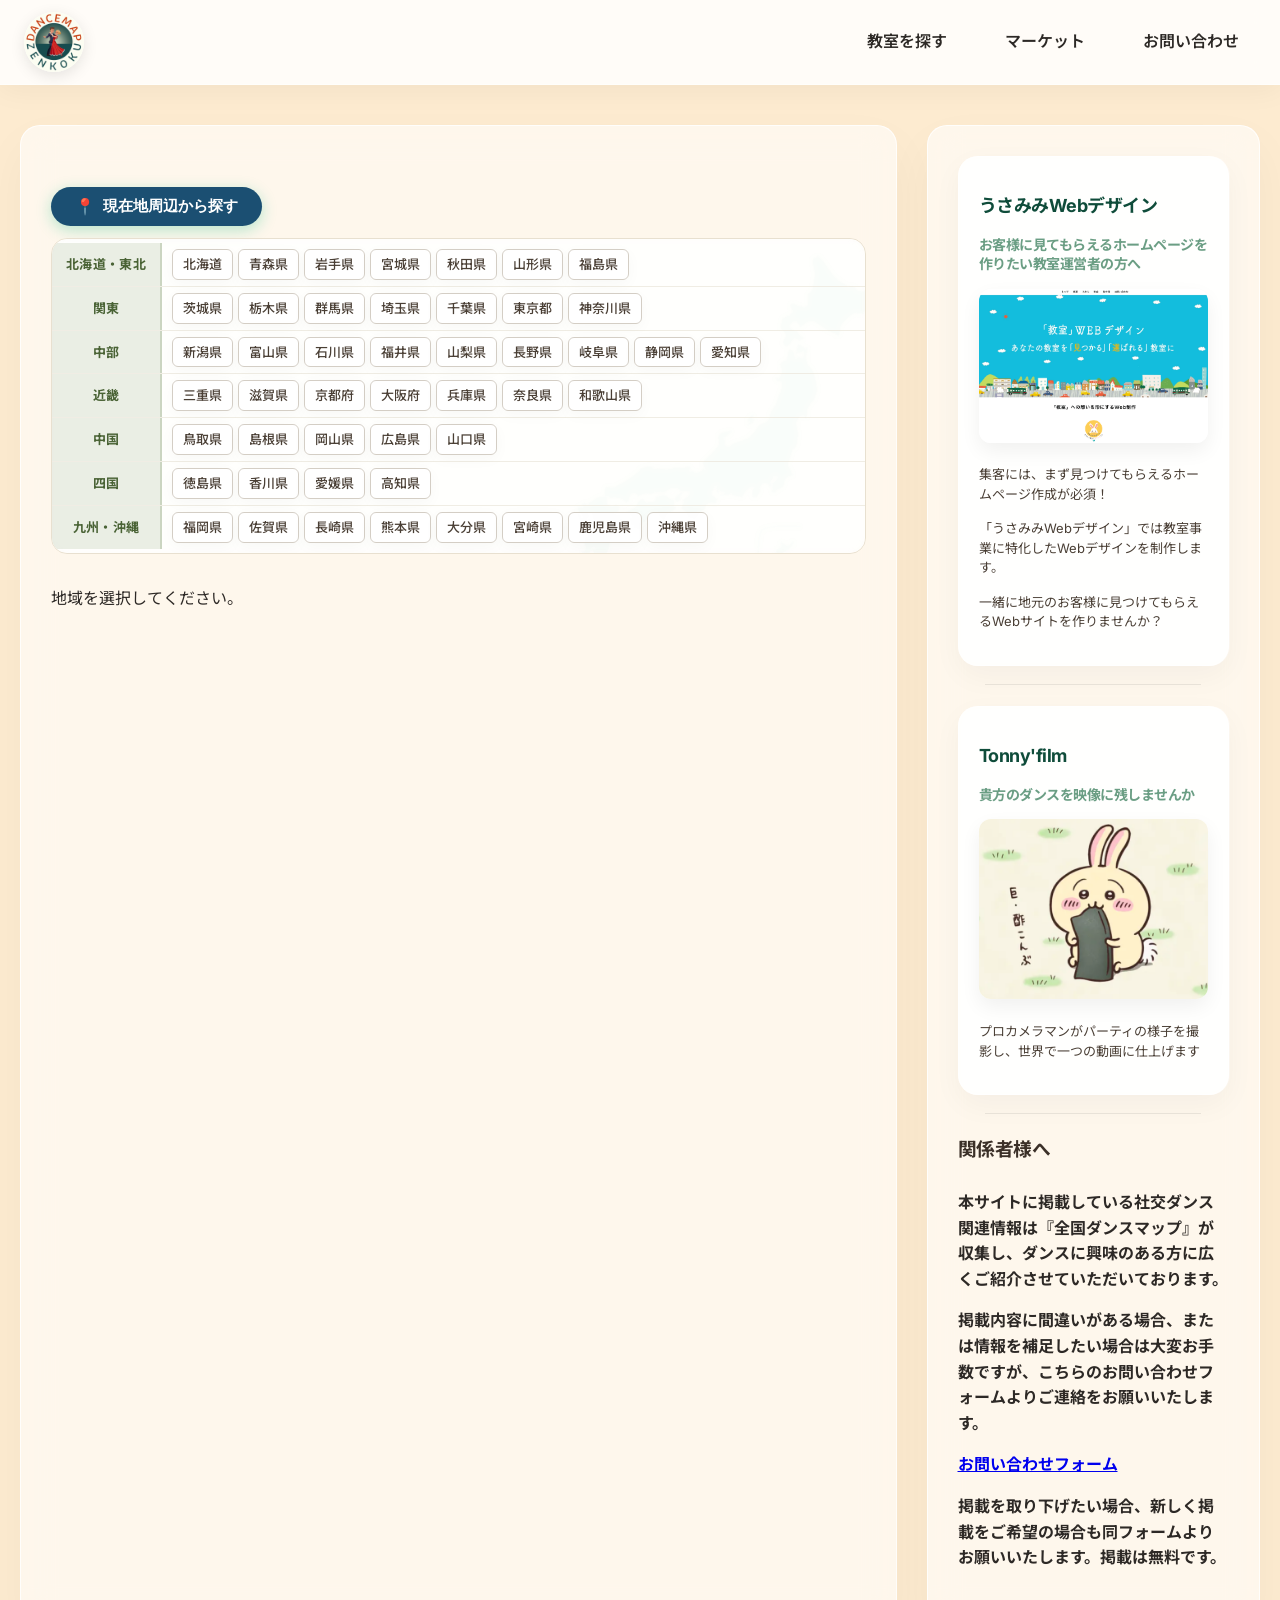
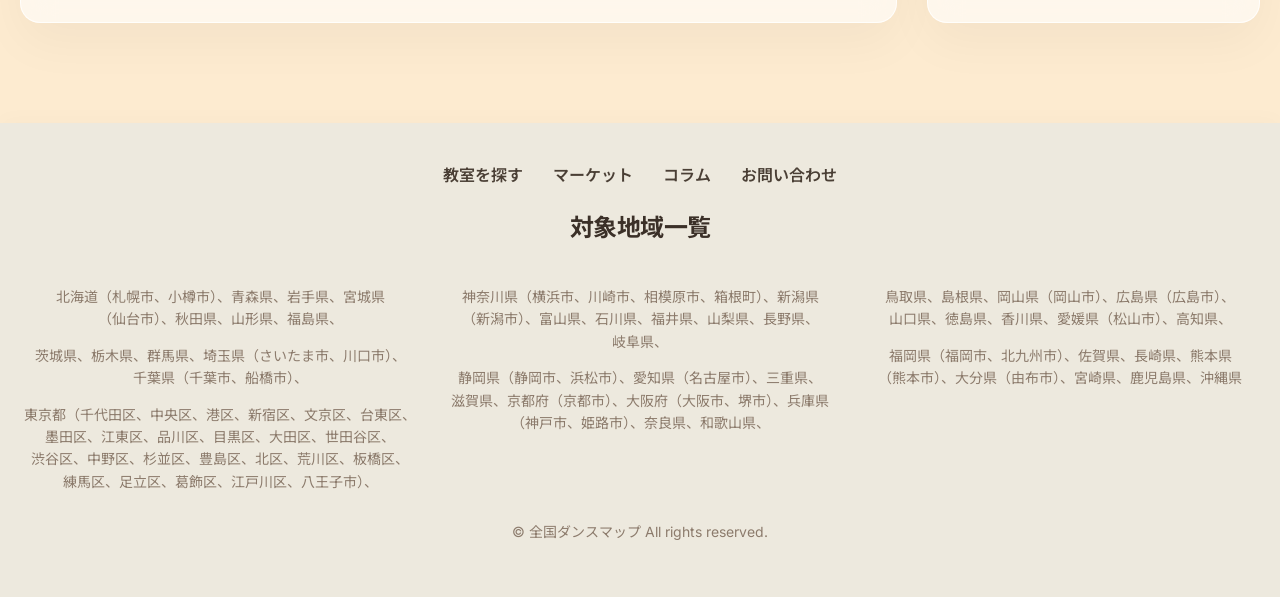
<file: index.html>
<!DOCTYPE html>
<html lang="ja">

<head>
  <meta charset="UTF-8" />
  <meta name="viewport" content="width=device-width, initial-scale=1.0" />
  <title>全国ダンスマップ</title>
  <!-- styles.css は css/styles.css として下で読み込み済み -->
  <link rel="preconnect" href="https://fonts.googleapis.com" />
  <link rel="preconnect" href="https://fonts.gstatic.com" crossorigin />
  <link href="https://fonts.googleapis.com/css2?family=Kiwi+Maru&family=Noto+Sans+JP:wght@400;700&display=swap"
    rel="stylesheet" />
  <link rel="stylesheet" href="css/styles.css" />
</head>


<body>
  <div class="container"></div>
  <header class="site-header">
    <div class="logo">
      <a href="index.html">
        <img src="images/dancemaplogo.png" alt="Dance Map Logo"
          class="logo-img animate__animated animate__pulse animate__infinite animate__slow">
      </a>
    </div>
    <nav>
      <ul>
        <li>
          <a href="index.html" data-tooltip="全国のダンス教室・練習場・ダンス用品店などを探せます">教室を探す</a>
        </li>
        <li>
          <a href="market.html" data-tooltip="社交ダンス衣装・用品のマーケットプレイス">マーケット</a>
        </li>
        <li>
          <a href="contact.html" data-tooltip="お問い合わせはこちら">お問い合わせ</a>
        </li>
      </ul>
    </nav>
  </header>

  <main class="main-column">
    <div class="left-column">

      <div id="classroom-map">
        <div id="selected-prefecture-label" class="highlight-label">地図または地域から選択してください</div>

        <div class="map-section">
          <button id="find-nearby-btn" class="find-nearby-btn">
            <span class="icon">📍</span> 現在地周辺から探す
          </button>
        </div>

        <!-- PC版：楽天トラベル風 地方ラベル＋都道府県横並びリスト＋右側地図 -->
        <div class="map-list-layout pc-only">
          <div class="map-list-left">

            <div class="region-row">
              <div class="region-row-label">北海道・東北</div>
              <div class="region-row-prefs">
                <span class="prefecture-item" data-id="hokkaido">北海道</span>
                <span class="prefecture-item" data-id="aomori">青森県</span>
                <span class="prefecture-item" data-id="iwate">岩手県</span>
                <span class="prefecture-item" data-id="miyagi">宮城県</span>
                <span class="prefecture-item" data-id="akita">秋田県</span>
                <span class="prefecture-item" data-id="yamagata">山形県</span>
                <span class="prefecture-item" data-id="fukushima">福島県</span>
              </div>
            </div>

            <div class="region-row">
              <div class="region-row-label">関東</div>
              <div class="region-row-prefs">
                <span class="prefecture-item" data-id="ibaraki">茨城県</span>
                <span class="prefecture-item" data-id="tochigi">栃木県</span>
                <span class="prefecture-item" data-id="gunma">群馬県</span>
                <span class="prefecture-item" data-id="saitama">埼玉県</span>
                <span class="prefecture-item" data-id="chiba">千葉県</span>
                <span class="prefecture-item" data-id="tokyo">東京都</span>
                <span class="prefecture-item" data-id="kanagawa">神奈川県</span>
              </div>
            </div>

            <div class="region-row">
              <div class="region-row-label">中部</div>
              <div class="region-row-prefs">
                <span class="prefecture-item" data-id="niigata">新潟県</span>
                <span class="prefecture-item" data-id="toyama">富山県</span>
                <span class="prefecture-item" data-id="ishikawa">石川県</span>
                <span class="prefecture-item" data-id="fukui">福井県</span>
                <span class="prefecture-item" data-id="yamanashi">山梨県</span>
                <span class="prefecture-item" data-id="nagano">長野県</span>
                <span class="prefecture-item" data-id="gifu">岐阜県</span>
                <span class="prefecture-item" data-id="shizuoka">静岡県</span>
                <span class="prefecture-item" data-id="aichi">愛知県</span>
              </div>
            </div>

            <div class="region-row">
              <div class="region-row-label">近畿</div>
              <div class="region-row-prefs">
                <span class="prefecture-item" data-id="mie">三重県</span>
                <span class="prefecture-item" data-id="shiga">滋賀県</span>
                <span class="prefecture-item" data-id="kyoto">京都府</span>
                <span class="prefecture-item" data-id="osaka">大阪府</span>
                <span class="prefecture-item" data-id="hyogo">兵庫県</span>
                <span class="prefecture-item" data-id="nara">奈良県</span>
                <span class="prefecture-item" data-id="wakayama">和歌山県</span>
              </div>
            </div>

            <div class="region-row">
              <div class="region-row-label">中国</div>
              <div class="region-row-prefs">
                <span class="prefecture-item" data-id="tottori">鳥取県</span>
                <span class="prefecture-item" data-id="shimane">島根県</span>
                <span class="prefecture-item" data-id="okayama">岡山県</span>
                <span class="prefecture-item" data-id="hiroshima">広島県</span>
                <span class="prefecture-item" data-id="yamaguchi">山口県</span>
              </div>
            </div>

            <div class="region-row">
              <div class="region-row-label">四国</div>
              <div class="region-row-prefs">
                <span class="prefecture-item" data-id="tokushima">徳島県</span>
                <span class="prefecture-item" data-id="kagawa">香川県</span>
                <span class="prefecture-item" data-id="ehime">愛媛県</span>
                <span class="prefecture-item" data-id="kochi">高知県</span>
              </div>
            </div>

            <div class="region-row">
              <div class="region-row-label">九州・沖縄</div>
              <div class="region-row-prefs">
                <span class="prefecture-item" data-id="fukuoka">福岡県</span>
                <span class="prefecture-item" data-id="saga">佐賀県</span>
                <span class="prefecture-item" data-id="nagasaki">長崎県</span>
                <span class="prefecture-item" data-id="kumamoto">熊本県</span>
                <span class="prefecture-item" data-id="oita">大分県</span>
                <span class="prefecture-item" data-id="miyazaki">宮崎県</span>
                <span class="prefecture-item" data-id="kagoshima">鹿児島県</span>
                <span class="prefecture-item" data-id="okinawa">沖縄県</span>
              </div>
            </div>

          </div><!-- /.map-list-left -->

          <div class="map-list-right">
            <img src="images/japan_map.svg" alt="日本地図" class="map-bg-img">
          </div>
        </div><!-- /.map-list-layout -->

      </div><!-- /#classroom-map -->

      <!-- スマホ版：都道府県リスト -->
      <section id="prefecture-list" class="mobile-only">
        <h2>都道府県から探す</h2>

        <h3 class="pref-region-header">北海道・東北</h3>
        <div class="prefecture-grid">
          <div class="prefecture-item" data-id="hokkaido">北海道<span class="arrow">＞</span></div>
          <div class="prefecture-item" data-id="aomori">青森県<span class="arrow">＞</span></div>
          <div class="prefecture-item" data-id="iwate">岩手県<span class="arrow">＞</span></div>
          <div class="prefecture-item" data-id="miyagi">宮城県<span class="arrow">＞</span></div>
          <div class="prefecture-item" data-id="akita">秋田県<span class="arrow">＞</span></div>
          <div class="prefecture-item" data-id="yamagata">山形県<span class="arrow">＞</span></div>
          <div class="prefecture-item" data-id="fukushima">福島県<span class="arrow">＞</span></div>
        </div>

        <h3 class="pref-region-header">関東</h3>
        <div class="prefecture-grid">
          <div class="prefecture-item" data-id="ibaraki">茨城県<span class="arrow">＞</span></div>
          <div class="prefecture-item" data-id="tochigi">栃木県<span class="arrow">＞</span></div>
          <div class="prefecture-item" data-id="gunma">群馬県<span class="arrow">＞</span></div>
          <div class="prefecture-item" data-id="saitama">埼玉県<span class="arrow">＞</span></div>
          <div class="prefecture-item" data-id="chiba">千葉県<span class="arrow">＞</span></div>
          <div class="prefecture-item" data-id="tokyo">東京都<span class="arrow">＞</span></div>
          <div class="prefecture-item" data-id="kanagawa">神奈川県<span class="arrow">＞</span></div>
        </div>

        <h3 class="pref-region-header">中部</h3>
        <div class="prefecture-grid">
          <div class="prefecture-item" data-id="niigata">新潟県<span class="arrow">＞</span></div>
          <div class="prefecture-item" data-id="toyama">富山県<span class="arrow">＞</span></div>
          <div class="prefecture-item" data-id="ishikawa">石川県<span class="arrow">＞</span></div>
          <div class="prefecture-item" data-id="fukui">福井県<span class="arrow">＞</span></div>
          <div class="prefecture-item" data-id="yamanashi">山梨県<span class="arrow">＞</span></div>
          <div class="prefecture-item" data-id="nagano">長野県<span class="arrow">＞</span></div>
          <div class="prefecture-item" data-id="gifu">岐阜県<span class="arrow">＞</span></div>
          <div class="prefecture-item" data-id="shizuoka">静岡県<span class="arrow">＞</span></div>
          <div class="prefecture-item" data-id="aichi">愛知県<span class="arrow">＞</span></div>
        </div>

        <h3 class="pref-region-header">近畿</h3>
        <div class="prefecture-grid">
          <div class="prefecture-item" data-id="mie">三重県<span class="arrow">＞</span></div>
          <div class="prefecture-item" data-id="shiga">滋賀県<span class="arrow">＞</span></div>
          <div class="prefecture-item" data-id="kyoto">京都府<span class="arrow">＞</span></div>
          <div class="prefecture-item" data-id="osaka">大阪府<span class="arrow">＞</span></div>
          <div class="prefecture-item" data-id="hyogo">兵庫県<span class="arrow">＞</span></div>
          <div class="prefecture-item" data-id="nara">奈良県<span class="arrow">＞</span></div>
          <div class="prefecture-item" data-id="wakayama">和歌山県<span class="arrow">＞</span></div>
        </div>

        <h3 class="pref-region-header">中国</h3>
        <div class="prefecture-grid">
          <div class="prefecture-item" data-id="tottori">鳥取県<span class="arrow">＞</span></div>
          <div class="prefecture-item" data-id="shimane">島根県<span class="arrow">＞</span></div>
          <div class="prefecture-item" data-id="okayama">岡山県<span class="arrow">＞</span></div>
          <div class="prefecture-item" data-id="hiroshima">広島県<span class="arrow">＞</span></div>
          <div class="prefecture-item" data-id="yamaguchi">山口県<span class="arrow">＞</span></div>
        </div>

        <h3 class="pref-region-header">四国</h3>
        <div class="prefecture-grid">
          <div class="prefecture-item" data-id="tokushima">徳島県<span class="arrow">＞</span></div>
          <div class="prefecture-item" data-id="kagawa">香川県<span class="arrow">＞</span></div>
          <div class="prefecture-item" data-id="ehime">愛媛県<span class="arrow">＞</span></div>
          <div class="prefecture-item" data-id="kochi">高知県<span class="arrow">＞</span></div>
        </div>

        <h3 class="pref-region-header">九州・沖縄</h3>
        <div class="prefecture-grid">
          <div class="prefecture-item" data-id="fukuoka">福岡県<span class="arrow">＞</span></div>
          <div class="prefecture-item" data-id="saga">佐賀県<span class="arrow">＞</span></div>
          <div class="prefecture-item" data-id="nagasaki">長崎県<span class="arrow">＞</span></div>
          <div class="prefecture-item" data-id="kumamoto">熊本県<span class="arrow">＞</span></div>
          <div class="prefecture-item" data-id="oita">大分県<span class="arrow">＞</span></div>
          <div class="prefecture-item" data-id="miyazaki">宮崎県<span class="arrow">＞</span></div>
          <div class="prefecture-item" data-id="kagoshima">鹿児島県<span class="arrow">＞</span></div>
          <div class="prefecture-item" data-id="okinawa">沖縄県<span class="arrow">＞</span></div>
        </div>
      </section>

      <!-- tab-menuは非表示で残す（script.jsが参照するため） -->
      <section id="tab-menu" style="display:none;">
        <button class="region" id="hokkaido">北海道</button>
        <button class="region" id="tohoku">東北</button>
        <button class="region" id="kanto">関東</button>
        <button class="tab region" id="chubu">中部</button>
        <button class="tab region" id="kinki">近畿</button>
        <button class="tab region" id="chugoku">中国</button>
        <button class="tab region" id="shikoku">四国</button>
        <button class="tab region" id="kyushu">九州・沖縄</button>
      </section>

      <!-- カテゴリータブ -->
      <section id="sub-tab-menu" style="display:none">
        <div class="subsub_tytle">
          <h3>カテゴリ／エリアで絞り込む</h3>
        </div>
        <div id="sub-tab-buttons"></div>

        <!-- フリーワード検索 & クリアボタン -->
        <div class="search-filter-controls">
          <div class="search-box">
            <span class="search-icon">🔍</span>
            <input type="text" id="free-word-search" placeholder="キーワードで探す (例: 新宿, 初心者, 個人レッスン)">
          </div>
          <button id="clear-filters-btn" class="clear-filters" style="display:none;">
            🧹 条件をクリア
          </button>
        </div>
      </section>

      <section id="classroom-results" class="card-container">
        <p>地域を選択してください。</p>
      </section>
    </div>

    <!-- 右カラム：広告エリア -->
    <aside class="right-column">
      <a href="https://usamimidsgn.com/" class="advertisement-link" target="_blank" rel="noopener noreferrer">
        <div class="advertisement">
          <h2>うさみみWebデザイン</h2>
          <h3>お客様に見てもらえるホームページを作りたい教室運営者の方へ</h3>
          <img src="images/usamimiweb.png" alt="ホームページ制作アプリ広告（ダンス教室向け）" style="width: 100%;">
          <p>集客には、まず見つけてもらえるホームページ作成が必須！</p>
          <p>「うさみみWebデザイン」では教室事業に特化したWebデザインを制作します。</p>
          <p>一緒に地元のお客様に見つけてもらえるWebサイトを作りませんか？</p>
        </div>
      </a>


      <div class="advertisement">
        <h2>Tonny'film</h2>
        <h3>貴方のダンスを映像に残しませんか</h3>
        <img src="images/usa_chi2.png" alt="ダンスパーティ撮影サービス広告" style="width: 100%;">
        <p>プロカメラマンがパーティの様子を撮影し、世界で一つの動画に仕上げます</p>
        <!-- <a href="#"><img src="images/app-store.png" alt="App Store" width="100"></a> -->
        <!-- <a href="#"><img src="images/google-play.png" alt="Google Play" width="100"></a> -->

      </div>
      <div class="forschoolcontact">
        <div class="message-box">
          <h3>関係者様へ</h3>
          <h4>
            <p>本サイトに掲載している社交ダンス関連情報は『全国ダンスマップ』が収集し、ダンスに興味のある方に広くご紹介させていただいております。</p>
            <p>掲載内容に間違いがある場合、または情報を補足したい場合は大変お手数ですが、こちらのお問い合わせフォームよりご連絡をお願いいたします。</p> <a href="#">お問い合わせフォーム</a>
            <P>掲載を取り下げたい場合、新しく掲載をご希望の場合も同フォームよりお願いいたします。掲載は無料です。</p>
          </h4>
        </div>
      </div>
    </aside>
  </main>

  <!-- フッター -->
  <footer class="site-footer">
    <div class="footer-content">
      <nav>
        <ul>
          <li><a href="index.html">教室を探す</a></li>
          <li><a href="market.html">マーケット</a></li>
          <li><a href="column.html">コラム</a></li>
          <li><a href="contact.html">お問い合わせ</a></li>
        </ul>
      </nav>

      <h2>対象地域一覧</h2>
      <div style="display: flex; flex-wrap: wrap; gap: 20px;">
        <div style="flex: 1 1 300px; min-width: 200px; word-break: keep-all;">
          <p>北海道（札幌市、小樽市）、青森県、岩手県、宮城県（仙台市）、秋田県、山形県、福島県、</p>
          <p>茨城県、栃木県、群馬県、埼玉県（さいたま市、川口市）、千葉県（千葉市、船橋市）、</p>
          <p>東京都（千代田区、中央区、港区、新宿区、文京区、台東区、墨田区、江東区、品川区、目黒区、大田区、世田谷区、渋谷区、中野区、杉並区、豊島区、北区、荒川区、板橋区、練馬区、足立区、葛飾区、江戸川区、八王子市）、</p>
        </div>
        <div style="flex: 1 1 300px; min-width: 200px; word-break: keep-all;">
          <p>神奈川県（横浜市、川崎市、相模原市、箱根町）、新潟県（新潟市）、富山県、石川県、福井県、山梨県、長野県、岐阜県、</p>
          <p>静岡県（静岡市、浜松市）、愛知県（名古屋市）、三重県、滋賀県、京都府（京都市）、大阪府（大阪市、堺市）、兵庫県（神戸市、姫路市）、奈良県、和歌山県、</p>
        </div>
        <div style="flex: 1 1 300px; min-width: 200px; word-break: keep-all;">
          <p>鳥取県、島根県、岡山県（岡山市）、広島県（広島市）、山口県、徳島県、香川県、愛媛県（松山市）、高知県、</p>
          <p>福岡県（福岡市、北九州市）、佐賀県、長崎県、熊本県（熊本市）、大分県（由布市）、宮崎県、鹿児島県、沖縄県</p>
        </div>
      </div>

      <p>&copy; 全国ダンスマップ All rights reserved.</p>
    </div>
  </footer>

  <!-- ページトップへ戻るボタン -->
  <button id="back-to-top-btn" class="back-to-top" aria-label="ページトップへ戻る">
    ↑
  </button>

  <script src="js/script.js?v=2" charset="utf-8"></script>
</body>

</html>
</file>
<file: css/styles.css>
@charset "utf-8";
@import url('https://fonts.googleapis.com/css2?family=Inter:wght@400;500;600;700&family=Noto+Sans+JP:wght@400;500;700&display=swap');

/* =========================== */
/* 🎨 カラーパレット（CSS変数） */
/* =========================== */
:root {
  --color-1: #1B4F72;   /* ディープブルー：メインカラー */
  --color-2: #A2D9CE;   /* ライトティール：サブカラー */
  --color-3: #FDEBD0;   /* ライトピーチ：背景色 */
  --color-4: #F1948A;   /* コーラル：アクセントカラー */
  --color-5: #A569BD;   /* パープル：追加アクセント */

  /* テキスト・UI用 */
  --color-text: #2d2926;
  --color-text-secondary: #5a4f46;
  --color-border: #ddd6cd;
  --color-white: #ffffff;
  --color-bg-card: #ffffff;
  --color-bg-light: #faf8f5;

  /* 旧カラー → 新カラーへの対応（移行用） */
  --primary: var(--color-1);
  --primary-light: var(--color-2);
  --accent: var(--color-4);
  --bg: var(--color-3);
}

/* =========================== */
/* 🌟 共通設定 */
/* =========================== */
body {
  font-family: 'Inter', 'Noto Sans JP', sans-serif;
  background: var(--color-3);
  background-attachment: fixed;
  margin: 0;
  padding: 0;
  font-size: 16px;
  color: var(--color-text);
  line-height: 1.6;
  -webkit-font-smoothing: antialiased;
}

.container {
  max-width: 1240px;
  margin: 0 auto;
  padding: 0 20px;
  box-sizing: border-box;
}

/* スマホサイズではパディングを調整 */
@media (max-width: 768px) {
  .container {
    padding: 0 12px;
  }
}

/* =========================== */
/* 🌟 ヘッダー (Glassmorphism) */
/* =========================== */
.site-header {
  display: flex;
  justify-content: space-between;
  align-items: center;
  padding: 12px 24px;
  flex-wrap: wrap;
  background: rgba(255, 255, 255, 0.85);
  backdrop-filter: blur(12px);
  -webkit-backdrop-filter: blur(12px);
  position: sticky;
  top: 0;
  z-index: 1240;
  box-shadow: 0 4px 30px rgba(0, 0, 0, 0.05);
  border-bottom: 1px solid rgba(255, 255, 255, 0.4);
}

.logo a {
  text-decoration: none;
  display: flex;
  align-items: center;
}

.logo-img {
  height: 60px;
  width: auto;
  border-radius: 50%;
  box-shadow: 0 4px 15px rgba(0, 0, 0, 0.1);
  transition: transform 0.4s cubic-bezier(0.175, 0.885, 0.32, 1.275);
}

.logo-img:hover {
  transform: rotate(5deg) scale(1.08);
}

.site-header nav {
  flex: 1 1 auto;
}

.site-header nav ul {
  display: flex;
  flex-wrap: wrap;
  justify-content: flex-end;
  gap: 24px;
  padding: 0;
  margin: 0;
  list-style: none;
}

.site-header nav ul li {
  display: inline-block;
  margin: 0 5px;
}

.site-header nav ul li a {
  font-size: 16px;
  font-weight: 600;
  color: var(--color-text);
  /* Warm Brown */
  text-decoration: none;
  padding: 8px 12px;
  white-space: nowrap;
  position: relative;
  transition: color 0.3s ease;
}

.site-header nav ul li a::after {
  content: "";
  position: absolute;
  width: 0;
  height: 3px;
  bottom: -4px;
  left: 50%;
  background: var(--color-1);
  transition: all 0.3s ease;
  transform: translateX(-50%);
  border-radius: 2px;
}

.site-header nav ul li a:hover {
  color: var(--color-1);
}

.site-header nav ul li a:hover::after {
  width: 100%;
}

/* =========================== */
/* 🌟 メインエリア */
/* =========================== */
.main-column {
  display: flex;
  align-items: stretch;
  justify-content: space-between;
  gap: 30px;
  max-width: 1400px;
  width: 100%;
  margin: 0 auto;
  padding: 40px 20px;
  box-sizing: border-box;
}

.left-column {
  flex: 3;
  max-width: 1000px;
  background: rgba(255, 255, 255, 0.6);
  backdrop-filter: blur(16px);
  -webkit-backdrop-filter: blur(16px);
  border: 1px solid rgba(255, 255, 255, 0.8);
  border-radius: 20px;
  box-shadow: 0 20px 50px rgba(0, 0, 0, 0.04);
  display: flex;
  flex-direction: column;
  word-wrap: break-word;
  overflow-wrap: break-word;
  padding: 30px;
  position: relative;
  /* Fixed coordinate origin for map labels */
}

.right-column {
  flex: 1;
  width: auto;
  background: rgba(255, 255, 255, 0.6);
  backdrop-filter: blur(16px);
  -webkit-backdrop-filter: blur(16px);
  border: 1px solid rgba(255, 255, 255, 0.8);
  border-radius: 20px;
  padding: 30px;
  box-shadow: 0 20px 50px rgba(0, 0, 0, 0.04);
}

h1,
h2,
h3 {
  font-weight: 700;
  color: #3b3028;
  margin-bottom: 25px;
  letter-spacing: -0.5px;
}

section,
.map-section,
#prefecture-list,
#tab-menu,
#sub-tab-menu,
.card-container {
  margin-top: 16px;
}

/* =========================== */
/* 📍 現在地周辺から探すボタン */
/* =========================== */
.find-nearby-btn {
  display: inline-flex;
  align-items: center;
  gap: 8px;
  background: var(--color-1);
  color: white;
  padding: 10px 24px;
  border-radius: 30px;
  font-weight: 600;
  font-size: 15px;
  border: none;
  cursor: pointer;
  box-shadow: 0 4px 15px rgba(16, 185, 129, 0.3);
  transition: all 0.3s ease;
  margin-top: 15px;
}

.find-nearby-btn:hover {
  transform: translateY(-2px);
  box-shadow: 0 6px 20px rgba(16, 185, 129, 0.4);
}

.find-nearby-btn .icon {
  font-size: 16px;
}

/* =========================== */
/* 🔍 検索＆フィルターコントロール */
/* =========================== */
.search-filter-controls {
  display: flex;
  flex-wrap: wrap;
  gap: 15px;
  align-items: center;
  margin-top: 25px;
  padding-top: 20px;
  border-top: 1px dashed rgba(107, 158, 132, 0.3);
}

.search-box {
  flex: 1;
  min-width: 250px;
  position: relative;
  display: flex;
  align-items: center;
}

.search-icon {
  position: absolute;
  left: 15px;
  font-size: 16px;
  pointer-events: none;
}

#free-word-search {
  width: 100%;
  padding: 12px 20px 12px 42px;
  border-radius: 30px;
  border: 1px solid rgba(175, 203, 190, 0.5);
  background: rgba(255, 255, 255, 0.9);
  font-size: 15px;
  color: #4a3f35;
  box-shadow: inset 0 2px 5px rgba(0, 0, 0, 0.02);
  transition: all 0.3s ease;
}

#free-word-search:focus {
  outline: none;
  border-color: #6b9e84;
  box-shadow: 0 0 0 3px rgba(107, 158, 132, 0.15), inset 0 2px 5px rgba(0, 0, 0, 0.02);
  background: #fff;
}

#free-word-search::placeholder {
  color: #a8b8b0;
}

.clear-filters {
  background: #fff;
  color: var(--color-4);
  border: 1px solid var(--color-4);
  padding: 10px 20px;
  border-radius: 30px;
  font-size: 14px;
  font-weight: 600;
  cursor: pointer;
  transition: all 0.3s cubic-bezier(0.175, 0.885, 0.32, 1.275);
  display: flex;
  align-items: center;
  gap: 5px;
}

.clear-filters:hover {
  background: var(--color-4);
  color: #fff;
  transform: translateY(-2px);
  box-shadow: 0 4px 10px rgba(241, 148, 138, 0.3);
}

/* =========================== */
/* 🌟 ボタン設定 (地域＆カテゴリ) */
/* =========================== */
#tab-menu button,
.sub-category {
  padding: 10px 20px;
  font-size: 15px;
  font-weight: 600;
  border: 2px solid transparent;
  background: #fff;
  color: #557969;
  border-radius: 30px;
  cursor: pointer;
  box-shadow: 0 4px 15px rgba(0, 0, 0, 0.04);
  transition: all 0.3s cubic-bezier(0.25, 0.8, 0.25, 1);
  margin: 4px;
}

#tab-menu button:hover,
.sub-category:hover {
  background: var(--color-2);
  color: var(--color-1);
  transform: translateY(-2px);
  box-shadow: 0 8px 20px rgba(27, 79, 114, 0.15);
}

#tab-menu button.active,
.sub-category.active {
  background: var(--color-1);
  color: #fff;
  border-color: transparent;
  box-shadow: 0 8px 25px rgba(27, 79, 114, 0.25);
}

#sub-tab-buttons {
  display: flex;
  flex-wrap: wrap;
  gap: 8px;
  margin-top: 15px;
}

/* =========================== */
/* 🌟 地図・ポップアップエリア */
/* =========================== */
.map-wrapper {
  position: relative;
  width: 100%;
  max-width: 720px;
  margin: 0 auto;
  aspect-ratio: 515 / 532;
}

.map-image {
  position: absolute;
  top: 0;
  left: 0;
  width: 100%;
  height: 100%;
  object-fit: contain;
  margin: 0;
  filter: drop-shadow(0 15px 30px rgba(0, 0, 0, 0.08));
}

.region-label {
  position: absolute;
  transform: translate(-50%, -50%);
  background: var(--color-1);
  color: #fff;
  padding: 8px 16px;
  border-radius: 20px;
  font-size: 14px;
  font-weight: 600;
  cursor: pointer;
  box-shadow: 0 8px 15px rgba(0, 0, 0, 0.15);
  backdrop-filter: blur(4px);
  transition: all 0.3s cubic-bezier(0.175, 0.885, 0.32, 1.275);
}

.region-label:hover {
  background: var(--color-4);
  transform: translate(-50%, -50%) scale(1.1) translateY(-3px);
  box-shadow: 0 12px 20px rgba(230, 168, 108, 0.3);
  color: #fff;
}

.pref-popup {
  position: absolute;
  background: rgba(255, 255, 255, 0.95);
  backdrop-filter: blur(10px);
  border: 1px solid rgba(255, 255, 255, 0.8);
  border-radius: 16px;
  box-shadow: 0 10px 40px rgba(0, 0, 0, 0.12);
  padding: 12px;
  min-width: 100px;
  max-width: 150px;
  display: none;
  z-index: 100;
  font-size: 15px;
  animation: fadeIn 0.3s ease;
}

.pref-popup ul {
  list-style: none;
  margin: 0;
  padding: 0;
}

.pref-popup li {
  padding: 8px 12px;
  text-align: center;
  margin: 4px 0;
  cursor: pointer;
  border-radius: 8px;
  font-weight: 600;
  color: #4a3f35;
  transition: all 0.2s ease;
}

.pref-popup li:hover {
  background: var(--color-1);
  color: #fff;
  transform: translateX(4px);
}

/* =========================== */
/* 🌟 スマホ時の都道府県リスト */
/* =========================== */
#prefecture-list {
  display: none;
}

.prefecture-grid {
  display: grid;
  grid-template-columns: repeat(auto-fill, minmax(140px, 1fr));
  gap: 12px;
  list-style: none;
  padding: 0;
  margin: 0;
}

.prefecture-item,
.prefecture-grid li {
  background: rgba(255, 255, 255, 0.85);
  border: 1px solid rgba(255, 255, 255, 0.6);
  border-radius: 12px;
  padding: 16px;
  font-size: 16px;
  font-weight: 600;
  color: #2c3e50;
  cursor: pointer;
  display: flex;
  justify-content: space-between;
  align-items: center;
  box-shadow: 0 4px 15px rgba(0, 0, 0, 0.03);
  transition: all 0.3s ease;
}

.prefecture-item:hover,
.prefecture-grid li:hover {
  background: #fff;
  transform: translateY(-3px);
  box-shadow: 0 10px 25px rgba(0, 0, 0, 0.06);
  color: #0F4C3A;
  border-color: #0F4C3A;
}

.arrow {
  color: #a0aec0;
  font-size: 18px;
  transition: transform 0.3s;
}

.prefecture-item:hover .arrow,
.prefecture-grid li:hover .arrow {
  transform: translateX(4px);
  color: #0F4C3A;
}

.pref-region-header {
  font-size: 16px;
  color: var(--color-1);
  margin-top: 24px;
  margin-bottom: 12px;
  border-bottom: 2px solid #ede9de;
  text-align: left;
  padding-bottom: 4px;
}

/* =========================== */
/* 🌟 検索結果の見出し・件数表示 */
/* =========================== */
.search-results-wrapper {
  display: flex;
  align-items: baseline;
  gap: 16px;
  margin: 20px 0 25px 0;
  padding-bottom: 12px;
  border-bottom: 2px solid rgba(107, 158, 132, 0.2);
}

.search-results-wrapper h2 {
  font-size: 24px;
  font-weight: 700;
  color: #333;
  margin: 0;
}

.search-results {
  font-size: 28px;
  /* 件数を大きくして目立たせる */
  font-weight: 800;
  color: var(--color-4);
  /* アクセントカラー */
}

/* 内部データ保持用の選択地域ラベルは画面上から非表示にする */
#selected-prefecture-label {
  display: none;
}

/* =========================== */
/* 🌟 教室カードエリア */
/* =========================== */
.card-container {
  display: flex;
  flex-direction: column;
  gap: 10px;
  margin-top: 16px;
}

.card {
  background: rgba(255, 255, 255, 0.95);
  border: 1px solid rgba(255, 255, 255, 0.8);
  border-radius: 20px;
  padding: 0;
  /* For Inner gradient border effect */
  box-shadow: 0 8px 30px rgba(0, 0, 0, 0.04);
  transition: transform 0.4s cubic-bezier(0.175, 0.885, 0.32, 1.275), box-shadow 0.4s ease;
  position: relative;
  overflow: hidden;
}

.card::before {
  content: "";
  position: absolute;
  top: 0;
  left: 0;
  width: 5px;
  height: 100%;
  background: var(--color-1);
  border-top-left-radius: 20px;
  border-bottom-left-radius: 20px;
  opacity: 0.9;
  transition: width 0.3s ease;
}

.card:hover {
  transform: translateY(-8px) scale(1.01);
  box-shadow: 0 20px 40px rgba(0, 0, 0, 0.1);
}

.card:hover::before {
  width: 8px;
}

.card-content {
  display: flex;
  align-items: center;
  justify-content: space-between;
  gap: 20px;
  padding: 16px 24px;
  background: #fff;
  border-radius: 18px;
}

.card-content .left-column,
.card-content .right-column {
  border: none;
  background: transparent;
  padding: 0;
  box-shadow: none;
  backdrop-filter: none;
}

.card-content .left-column {
  flex: 2;
  display: flex;
  flex-direction: column;
  justify-content: center;
}

.card-content .right-column {
  flex: 0 0 auto;
  display: flex;
  flex-direction: column;
  align-items: center;
  justify-content: center;
  width: 130px;
}

.card-content .right-column img {
  width: 100%;
  max-width: 120px;
  height: 88px;
  object-fit: cover;
  border-radius: 12px;
  box-shadow: 0 8px 20px rgba(0, 0, 0, 0.06);
  transition: transform 0.4s ease;
}

.card:hover .right-column img {
  transform: scale(1.05) rotate(1deg);
}

.card-content .description {
  font-size: 12px;
  color: #718096;
  margin-top: 8px;
  text-align: center;
  width: 100%;
  line-height: 1.4;
}

/* カード内テキスト設定 */
.school-name {
  font-size: 16px;
  font-weight: 700;
  color: #333;
  margin: 0;
  padding: 14px 24px 10px 20px;
  border-left: 4px solid var(--color-1);
  border-bottom: 1px solid rgba(107, 158, 132, 0.15);
}

.school-name a {
  color: #333;
  text-decoration: none;
  transition: color 0.3s;
}

.school-name a:hover {
  color: var(--color-1);
}

.type-container {
  display: flex;
  flex-wrap: wrap;
  /* 横並びにして、溢れたら改行 */
  gap: 8px;
  /* タグとタグの間の隙間 */
  margin-bottom: 12px;
}

.type-box {
  display: inline-block;
  padding: 4px 10px;
  border: none;
  background: rgba(241, 148, 138, 0.15);
  color: #c0524a;
  font-weight: 700;
  border-radius: 20px;
  font-size: 13px;
  white-space: nowrap;
  /* タグの中身の文字は折り返さない */
}

.address {
  margin-bottom: 6px;
  font-size: 14px;
  color: #6e6359;
}

.address-link {
  color: var(--color-1);
  text-decoration: none;
  font-weight: 500;
  transition: color 0.3s;
}

.address-link:hover {
  color: #154360;
  text-decoration: underline;
}

.no-address,
.no-homepage {
  color: #b0a8a0;
  font-style: italic;
  font-size: 14px;
}

/* 電話・HPボタン横並びラッパー */
.tel-hp-wrapper {
  display: flex;
  flex-wrap: wrap;
  gap: 10px;
  align-items: center;
  margin-top: 10px;
}

/* 電話ボタン */
.tel-link {
  display: inline-flex;
  align-items: center;
  justify-content: center;
  padding: 8px 20px;
  font-size: 13px;
  font-weight: 600;
  color: #fff;
  background: var(--color-1);
  border-radius: 30px;
  text-decoration: none;
  box-shadow: 0 6px 15px rgba(27, 79, 114, 0.25);
  transition: all 0.3s ease;
}

.tel-link::before {
  content: "📞 ";
}

.tel-link:hover {
  background: #154360;
  transform: translateY(-3px);
  box-shadow: 0 10px 25px rgba(27, 79, 114, 0.35);
  color: #fff;
}

/* HP Button */
.homepage-link {
  margin-top: 0;
}

.homepage-link a {
  display: inline-flex;
  align-items: center;
  justify-content: center;
  padding: 8px 20px;
  font-size: 13px;
  font-weight: 600;
  color: #fff;
  background: var(--color-1);
  border-radius: 30px;
  text-decoration: none;
  box-shadow: 0 6px 15px rgba(27, 79, 114, 0.25);
  transition: all 0.3s ease;
}

.homepage-link a:hover {
  background: #154360;
  transform: translateY(-3px);
  box-shadow: 0 10px 25px rgba(27, 79, 114, 0.35);
}

/* HP不明ボタン (情報提供依頼) */
.homepage-link a.hp-wanted {
  background: #f7f3ef !important;
  color: #a39585 !important;
  border: 1px solid #e8e0d5 !important;
  box-shadow: none !important;
  font-weight: 500;
  font-size: 13px;
  padding: 8px 20px;
}

.homepage-link a.hp-wanted:hover {
  background: #ede8e2 !important;
  color: #8c7f70 !important;
  transform: translateY(-2px);
  box-shadow: 0 6px 15px rgba(163, 149, 133, 0.15) !important;
}

/* =========================== */
/* 🌟 ページネーション */
/* =========================== */
.pagination {
  display: flex;
  justify-content: center;
  flex-wrap: wrap;
  gap: 8px;
  margin-top: 40px;
}

.pagination button {
  background: #fff;
  color: #557969;
  border: 1px solid #e2e8f0;
  padding: 8px 16px;
  border-radius: 8px;
  font-size: 16px;
  font-weight: 600;
  cursor: pointer;
  transition: all 0.3s ease;
  box-shadow: 0 2px 5px rgba(0, 0, 0, 0.02);
  min-width: 44px;
}

.pagination button:hover:not(.active):not(:disabled) {
  background: #fbf9f4;
  transform: translateY(-2px);
  box-shadow: 0 6px 12px rgba(0, 0, 0, 0.08);
  border-color: #6b9e84;
}

.pagination button.active {
  background: var(--color-1);
  color: #fff;
  border-color: transparent;
  box-shadow: 0 6px 15px rgba(27, 79, 114, 0.3);
}

.pagination button:disabled {
  background: #edf2f7;
  color: #cbd5e0;
  cursor: not-allowed;
  box-shadow: none;
  border-color: #e2e8f0;
}

/* =========================== */
/* 🌟 広告対応 */
/* =========================== */
.advertisement {
  background: rgba(255, 255, 255, 0.85);
  padding: 20px;
  margin-bottom: 40px;
  border-radius: 20px;
  box-shadow: 0 10px 30px rgba(0, 0, 0, 0.04);
  backdrop-filter: blur(10px);
  border: 1px solid rgba(255, 255, 255, 0.6);
  transition: all 0.4s ease;
  position: relative;
}

.advertisement::after {
  content: "";
  position: absolute;
  bottom: -20px;
  left: 10%;
  width: 80%;
  height: 1px;
  background: rgba(0, 0, 0, 0.08);
}

.advertisement h2 {
  font-size: 18px;
  color: #0F4C3A;
  margin-bottom: 8px;
  font-weight: 700;
}

.advertisement h3 {
  font-size: 14px;
  color: #6b9e84;
  margin-bottom: 15px;
  line-height: 1.4;
}

.advertisement p {
  font-size: 13px;
  color: #4a3f35;
  margin-top: 15px;
  line-height: 1.5;
}

.advertisement:hover {
  transform: translateY(-5px);
  box-shadow: 0 15px 40px rgba(0, 0, 0, 0.08);
}

.advertisement-link {
  display: block;
  text-decoration: none;
}

.advertisement img {
  width: 100%;
  border-radius: 12px;
  box-shadow: 0 8px 20px rgba(0, 0, 0, 0.06);
  transition: all 0.4s ease;
}

.advertisement:hover img {
  transform: scale(1.02);
}

/* =========================== */
/* 🌟 フッター */
/* =========================== */
.site-footer {
  background: #ede9de;
  /* soft pastel background */
  padding: 40px 20px;
  text-align: center;
  margin-top: 60px;
  box-shadow: 0 -4px 20px rgba(0, 0, 0, 0.02);
}

.site-footer nav ul {
  display: flex;
  flex-wrap: wrap;
  justify-content: center;
  gap: 30px;
  padding: 0;
  margin: 0 0 20px 0;
  list-style: none;
}

.site-footer nav ul li a {
  font-size: 16px;
  font-weight: 600;
  color: #4a3f35;
  text-decoration: none;
  transition: color 0.3s;
}

.site-footer nav ul li a:hover {
  color: var(--color-1);
}

.site-footer p {
  color: #8c7b6c;
  font-size: 14px;
}


/* =========================== */
/* 🌟 スマホ対応 (Responsive Overrides) */
/* =========================== */
@media (min-width: 769px) {
  .card-content .right-column .homepage-link {
    display: none;
  }
}

@media (max-width: 768px) {
  .main-column {
    flex-direction: column;
    padding: 10px 0;
    gap: 20px;
  }

  .left-column,
  .right-column {
    padding: 20px 15px;
    border-radius: 16px;
    width: 100%;
    box-sizing: border-box;
  }

  .site-header {
    flex-direction: column;
    padding: 15px;
  }

  .site-header nav ul {
    justify-content: center;
    gap: 12px;
    margin-top: 15px;
  }

  .right-column img {
    width: 80%;
    max-width: 300px;
    margin: 0 auto;
    display: block;
  }

  .map-wrapper,
  .map-container,
  .region-label,
  .pref-popup,
  .sub_tytle,
  #tab-menu {
    display: none;
  }

  #prefecture-list {
    display: block;
    margin-top: 20px;
  }

  .prefecture-grid {
    grid-template-columns: 1fr 1fr;
    gap: 10px;
  }

  .prefecture-item,
  .prefecture-grid li {
    padding: 12px 10px;
    font-size: 14px;
  }

  .search-results-wrapper {
    flex-direction: column;
    align-items: flex-start;
    gap: 8px;
    margin-bottom: 15px;
  }

  .search-results-wrapper h2 {
    font-size: 20px;
  }

  .search-results {
    font-size: 24px;
  }

  .card-container {
    padding: 0;
  }

  .card-content {
    flex-direction: row;
    /* スマホでも左右2カラムを維持 */
    align-items: stretch;
    justify-content: flex-start;
    padding: 15px 20px 15px 15px;
    gap: 15px;
  }

  .card-content .left-column {
    padding: 0;
    flex: 1;
    align-items: flex-start;
  }

  .card-content .right-column {
    flex: 0 0 110px;
    /* 固定幅にして右端から少し離す */
    align-items: center;
    text-align: center;
    margin-top: 0;
  }

  .card-content .right-column img {
    margin: 0 auto 10px;
    width: 100%;
    max-width: 110px;
    height: auto;
  }

  .card-content .description {
    text-align: center;
    margin-top: 8px;
    font-size: 12px;
    /* スマホではフォントサイズを小さく */
    max-width: 120px;
  }

  .school-name {
    font-size: 19px;
    text-align: left;
    margin: 0;
    padding: 15px 20px 10px 16px;
    border-left: 5px solid var(--color-1);
    border-bottom: 1px solid rgba(107, 158, 132, 0.2);
  }

  .type-container {
    justify-content: flex-start;
    gap: 6px;
    margin-bottom: 10px;
  }

  .type-box {
    margin: 0;
    font-size: 12px;
    padding: 3px 8px;
  }

  .address-tel-wrapper {
    display: flex;
    flex-direction: column;
    align-items: flex-start;
    gap: 8px;
    text-align: left;
  }

  .address {
    font-size: 14px;
    margin: 0;
    line-height: 1.4;
  }

  .tel-hp-wrapper {
    flex-direction: column;
    align-items: flex-start;
  }

  .homepage-link {
    display: flex;
    justify-content: center;
    width: 100%;
  }

  .card-content .left-column .homepage-link {
    display: none;
  }

  .homepage-link a {
    padding: 8px 16px;
    font-size: 14px;
  }

  .pagination {
    gap: 4px;
  }

  .pagination button {
    font-size: 14px;
    padding: 6px 12px;
    min-width: 36px;
  }

  /* スマホ版: 電話番号を大きな「電話をかける」ボタンにする */
  .tel-link {
    display: inline-flex;
    align-items: center;
    justify-content: center;
    width: auto;
    /* 100%からautoに変更してテキスト幅に合わせる */
    padding: 10px 16px;
    /* 上下左右のパディングを削る */
    margin-top: 5px;
    background: var(--color-1);
    color: #fff !important;
    font-size: 16px;
    font-weight: bold;
    border-radius: 30px;
    text-decoration: none !important;
    box-shadow: 0 4px 15px rgba(27, 79, 114, 0.3);
    transition: all 0.3s ease;
  }

  .tel-link::before {
    content: "📞 電話をかける (";
    font-size: 15px;
    margin-right: 2px;
  }

  .tel-link::after {
    content: ")";
  }

  .tel-link:active {
    transform: scale(0.98);
    box-shadow: 0 2px 10px rgba(27, 79, 114, 0.4);
  }
}

/* =========================== */
/* 🌟 ページトップへ戻るボタン */
/* =========================== */
.back-to-top {
  position: fixed;
  bottom: 25px;
  right: 25px;
  width: 50px;
  height: 50px;
  background: var(--color-4);
  color: #fff;
  border: none;
  border-radius: 50%;
  font-size: 24px;
  font-weight: bold;
  display: flex;
  align-items: center;
  justify-content: center;
  cursor: pointer;
  box-shadow: 0 6px 20px rgba(241, 148, 138, 0.4);
  transition: all 0.3s cubic-bezier(0.175, 0.885, 0.32, 1.275);
  z-index: 9999;
  opacity: 0;
  visibility: hidden;
}

.back-to-top.show {
  opacity: 1;
  visibility: visible;
  animation: bounceIn 0.5s ease;
}

.back-to-top:hover {
  transform: translateY(-5px);
  box-shadow: 0 10px 25px rgba(241, 148, 138, 0.6);
  background: #e8766b;
}

@keyframes bounceIn {
  0% {
    transform: scale(0.5);
    opacity: 0;
  }

  60% {
    transform: scale(1.1);
    opacity: 1;
  }

  100% {
    transform: scale(1);
  }
}

@media (max-width: 768px) {
  .back-to-top {
    bottom: 20px;
    right: 20px;
    width: 45px;
    height: 45px;
    font-size: 20px;
  }
}

/* =========================== */
/* 🗾 PC版 地図背景＋リストUI */
/* =========================== */

/* 表示切り替え */
.pc-only {
  display: block;
}

@media (max-width: 768px) {
  .pc-only {
    display: none;
  }
}

.mobile-only {
  display: none;
}

@media (max-width: 768px) {
  .mobile-only {
    display: block;
  }
}

/* 全体：地図を背景に、リストを上に重ねる */
.map-list-layout {
  position: relative;
  border-radius: 16px;
  overflow: hidden;
  margin-top: 12px;
  border: 1px solid #e8e0d0;
}

/* 地図背景 */
.map-list-right {
  position: absolute;
  top: 0;
  right: 0;
  width: 45%;
  height: 100%;
  pointer-events: none;
  z-index: 0;
}

.map-bg-img {
  width: 100%;
  height: 100%;
  object-fit: contain;
  object-position: center right;
  opacity: 0.18;
  padding: 16px;
}

/* リスト部分 */
.map-list-left {
  position: relative;
  z-index: 1;
  padding: 4px 0;
  background: rgba(255, 255, 255, 0.72);
  backdrop-filter: blur(2px);
  width: 100%;
}

/* 地方行 */
.region-row {
  display: flex;
  align-items: center;
  border-bottom: 1px solid rgba(237, 233, 222, 0.8);
  min-height: 40px;
}

.region-row:last-child {
  border-bottom: none;
}

/* 地方ラベル：角丸・やわらか */
.region-row-label {
  flex: 0 0 96px;
  background: rgba(112, 138, 88, 0.15);
  color: #4a6335;
  font-size: 13px;
  font-weight: 700;
  text-align: center;
  padding: 8px 6px;
  align-self: stretch;
  display: flex;
  align-items: center;
  justify-content: center;
  letter-spacing: 0.03em;
  border-right: 2px solid rgba(112, 138, 88, 0.25);
}

/* 都道府県ボタン群 */
.region-row-prefs {
  display: flex;
  flex-wrap: wrap;
  gap: 5px;
  padding: 6px 10px;
  flex: 1;
}

/* PC版 都道府県ボタン */
.map-list-left .prefecture-item {
  background: rgba(255, 255, 255, 0.9);
  border: 1px solid #d4cec5;
  border-radius: 6px;
  padding: 4px 10px;
  font-size: 13px;
  font-weight: 500;
  color: #4a3f35;
  cursor: pointer;
  transition: all 0.18s ease;
  display: inline-flex;
  align-items: center;
}

.map-list-left .prefecture-item:hover {
  background: #708A58;
  border-color: #708A58;
  color: #fff;
  transform: translateY(-1px);
  box-shadow: 0 3px 8px rgba(112, 138, 88, 0.25);
}

.map-list-left .prefecture-item.active {
  background: #0F4C3A;
  border-color: #0F4C3A;
  color: #fff;
}
</file>
